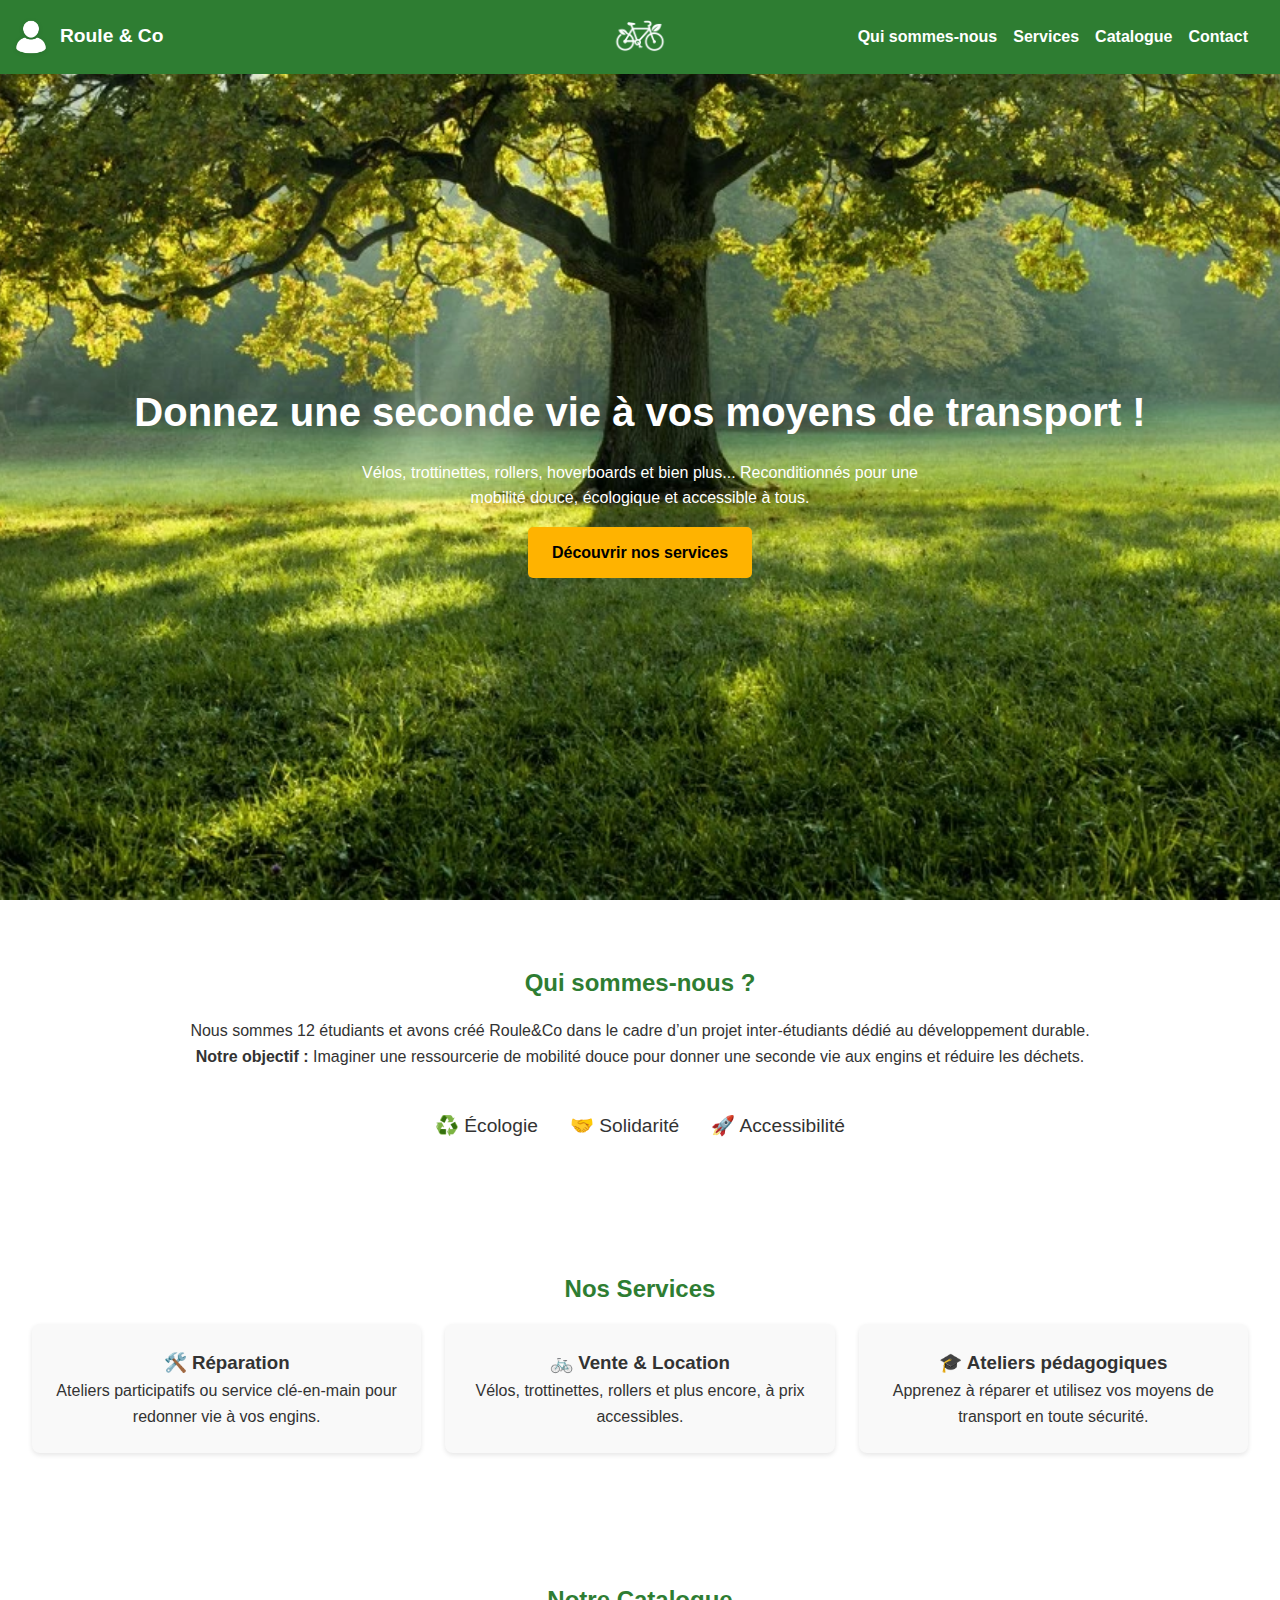
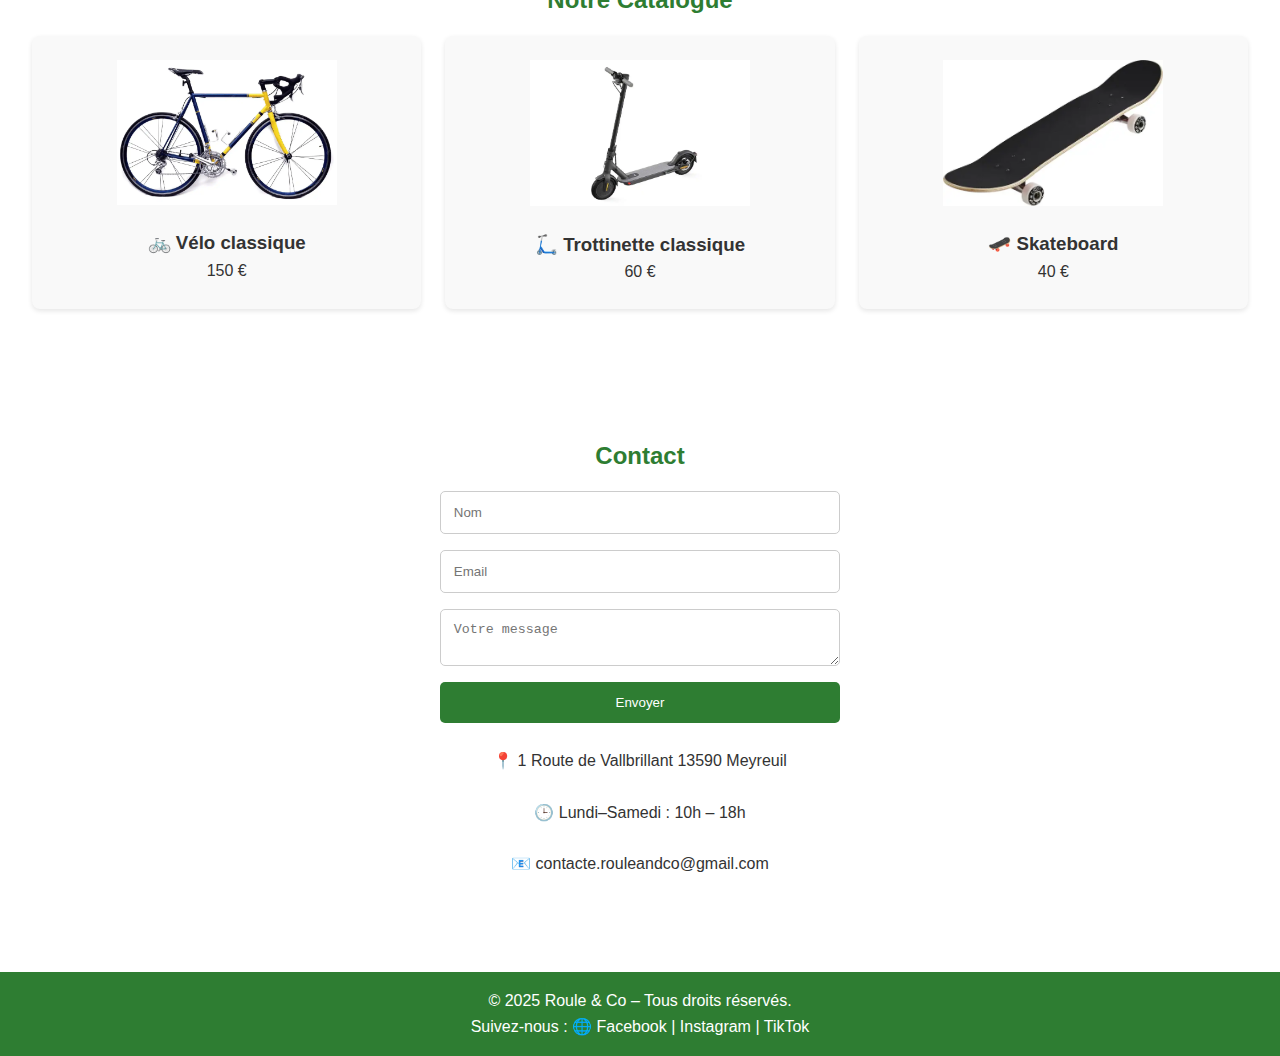
<file: index.html>
<!DOCTYPE html>
<html lang="fr">
<head>
  <!-- Google tag (gtag.js) -->
<script async src="https://www.googletagmanager.com/gtag/js?id=G-CBJ3C85EG1"></script>
<script>
  window.dataLayer = window.dataLayer || [];
  function gtag(){dataLayer.push(arguments);}
  gtag('js', new Date());

  gtag('config', 'G-CBJ3C85EG1');
</script>
  <meta charset="UTF-8" />
  <meta name="viewport" content="width=device-width, initial-scale=1.0" />
  <title>Roule & Co</title>
  <meta name="description" content="Roule & Co : ressourcerie de mobilité douce à Meyreuil. Vente, location, réparation et ateliers pour vélos, trottinettes, rollers et autres engins reconditionnés. Pour une mobilité écologique, solidaire et accessible à tous." />
  <link rel="stylesheet" href="style.css" />

<!-- Google Tag Manager -->
<script>(function(w,d,s,l,i){w[l]=w[l]||[];w[l].push({'gtm.start':
new Date().getTime(),event:'gtm.js'});var f=d.getElementsByTagName(s)[0],
j=d.createElement(s),dl=l!='dataLayer'?'&l='+l:'';j.async=true;j.src=
'https://www.googletagmanager.com/gtm.js?id='+i+dl;f.parentNode.insertBefore(j,f);
})(window,document,'script','dataLayer','GTM-KVJXW5TP');</script>
<!-- End Google Tag Manager -->
  </head>

<body>
  
<!-- Google Tag Manager (noscript) -->
<noscript><iframe src="https://www.googletagmanager.com/ns.html?id=GTM-KVJXW5TP"
height="0" width="0" style="display:none;visibility:hidden"></iframe></noscript>
<!-- End Google Tag Manager (noscript) -->

  <!-- Header -->
  <header>
    <a href="#accueil" class="site-name">Roule & Co</a>
    <div class="logo">
      <img src="ressources/Images/logo.webp" alt="Roule & Co Logo" />
    </div>
    <nav>
      <ul>
        <li><a href="#about">Qui sommes-nous</a></li>
        <li><a href="#services">Services</a></li>
        <li><a href="#catalogue">Catalogue</a></li>
        <li><a href="#contact">Contact</a></li>
      </ul>
    </nav>
    <a href="connexion.html" class="login-link">
      <img src="ressources/Images/connexion.webp" alt="Connexion" class="login-icon" />
    </a>
  </header>

  <!-- Accueil -->
  <section id="accueil" class="hero">
    <h1>Donnez une seconde vie à vos moyens de transport !</h1>
    <p>Vélos, trottinettes, rollers, hoverboards et bien plus... Reconditionnés pour une mobilité douce, écologique et accessible à tous.</p>
    <a href="#services" class="btn">Découvrir nos services</a>
  </section>

  <!-- Qui sommes-nous -->
  <section id="about">
    <h2>Qui sommes-nous ?</h2>
    <p>
      Nous sommes 12 étudiants et avons créé Roule&Co dans le cadre d’un projet inter‑étudiants dédié au développement durable.
      <br /><b>Notre objectif :</b> Imaginer une ressourcerie de mobilité douce pour donner une seconde vie aux engins et réduire les déchets.
    </p>
    <br />
    <div class="values">
      <div>♻️ Écologie</div>
      <div>🤝 Solidarité</div>
      <div>🚀 Accessibilité</div>
    </div>
  </section>

  <!-- Services -->
  <section id="services">
    <h2>Nos Services</h2>
    <div class="cards">
      <div class="card">
        <h3>🛠️ Réparation</h3>
        <p>Ateliers participatifs ou service clé-en-main pour redonner vie à vos engins.</p>
      </div>
      <div class="card">
        <h3>🚲 Vente & Location</h3>
        <p>Vélos, trottinettes, rollers et plus encore, à prix accessibles.</p>
      </div>
      <div class="card">
        <h3>🎓 Ateliers pédagogiques</h3>
        <p>Apprenez à réparer et utilisez vos moyens de transport en toute sécurité.</p>
      </div>
    </div>
  </section>

  <!-- Catalogue -->
  <section id="catalogue">
    <h2>Notre Catalogue</h2>
    <div class="cards">
      <div class="card">
        <img src="ressources/Images/velo.webp" alt="Vélo classique" style="width:100%;max-width:220px;margin-bottom:1rem;" />
        <h3>🚲 Vélo classique</h3>
        <p>150 €</p>
      </div>
      <div class="card">
        <img src="ressources/Images/trotinette.webp" alt="Trottinette classique" style="width:100%;max-width:220px;margin-bottom:1rem;" />
        <h3>🛴 Trottinette classique</h3>
        <p>60 €</p>
      </div>
      <div class="card">
        <img src="ressources/Images/skateboard.webp" alt="Skateboard reconditionné" style="width:100%;max-width:220px;margin-bottom:1rem;" />
        <h3>🛹 Skateboard</h3>
        <p>40 €</p>
      </div>
    </div>
  </section>

  <!-- Contact -->
  <section id="contact">
    <h2>Contact</h2>
    <form id="contact-form" action="https://formspree.io/f/mgvnvbro" method="POST">
      <input type="text" name="name" placeholder="Nom" required />
      <input type="email" name="email" placeholder="Email" required />
      <textarea name="message" placeholder="Votre message" required></textarea>
      <button type="submit">Envoyer</button>
    </form>
    <div id="form-message" style="display: none; color: green;">Votre message a été envoyé 📩</div>
    <br />
    <p>📍 1 Route de Vallbrillant 13590 Meyreuil</p>
    <br />
    <p>🕒 Lundi–Samedi : 10h – 18h</p>
    <br />
    <p>📧 contacte.rouleandco@gmail.com</p>
  </section>

  <script>
    const form = document.getElementById('contact-form');
    const messageDiv = document.getElementById('form-message');

    form.addEventListener('submit', async (e) => {
      e.preventDefault();
      const formData = new FormData(form);
      const response = await fetch(form.action, {
        method: form.method,
        body: formData,
        headers: { Accept: 'application/json' }
      });
      if (response.ok) {
        messageDiv.style.display = 'block';
      } else {
        const data = await response.json();
        alert('Oops ! Une erreur est survenue.');
        console.log(data);
      }
    });
  </script>

  <!-- Footer -->
  <footer>
    <p>© 2025 Roule & Co – Tous droits réservés.</p>
    <p>Suivez-nous : 🌐 Facebook | Instagram | TikTok</p>
  </footer>
</body>
</html>
</file>
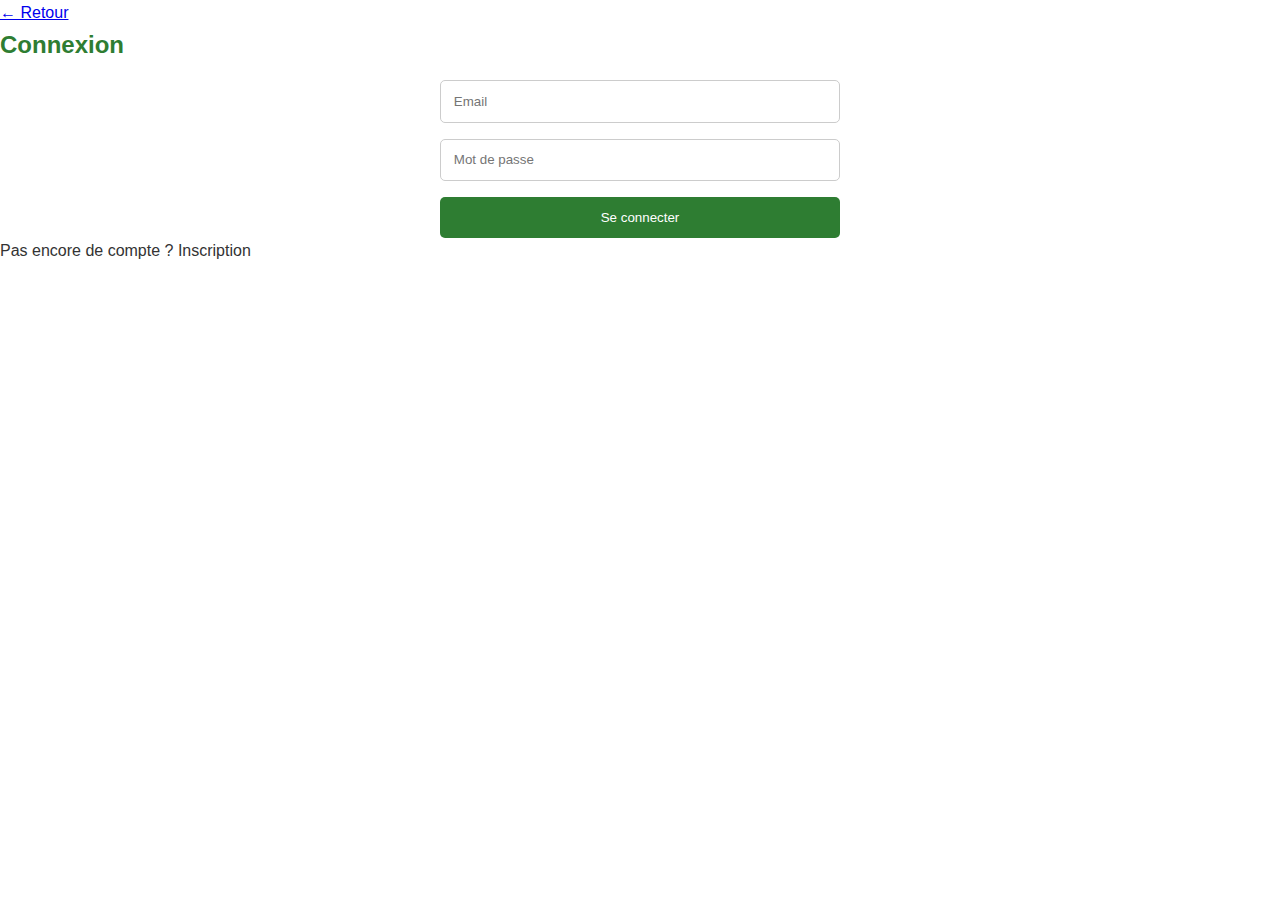
<file: connexion.html>
<!DOCTYPE html>
<html lang="fr">
<head>
  <!-- Google tag (gtag.js) -->
<script async src="https://www.googletagmanager.com/gtag/js?id=G-CBJ3C85EG1"></script>
<script>
  window.dataLayer = window.dataLayer || [];
  function gtag(){dataLayer.push(arguments);}
  gtag('js', new Date());

  gtag('config', 'G-CBJ3C85EG1');
</script>
  <meta charset="UTF-8">
  <meta name="viewport" content="width=device-width, initial-scale=1">

  <title>Connexion – Roule & Co</title>
  <link rel="stylesheet" href="style.css">
<!-- Google Tag Manager -->
<script>(function(w,d,s,l,i){w[l]=w[l]||[];w[l].push({'gtm.start':
new Date().getTime(),event:'gtm.js'});var f=d.getElementsByTagName(s)[0],
j=d.createElement(s),dl=l!='dataLayer'?'&l='+l:'';j.async=true;j.src=
'https://www.googletagmanager.com/gtm.js?id='+i+dl;f.parentNode.insertBefore(j,f);
})(window,document,'script','dataLayer','GTM-KVJXW5TP');</script>
<!-- End Google Tag Manager -->
</head>
<body>
   <!-- Google Tag Manager (noscript) -->
<noscript><iframe src="https://www.googletagmanager.com/ns.html?id=GTM-KVJXW5TP"
height="0" width="0" style="display:none;visibility:hidden"></iframe></noscript>
<!-- End Google Tag Manager (noscript) -->

  <a href="index.html" class="btn-retour">← Retour</a>
  <div class="login-container">
  
    <h2>Connexion</h2>
    <form id="login-form">
      <input type="email" name="email" placeholder="Email" required>
      <input type="password" name="password" placeholder="Mot de passe" required>
      <button type="submit">Se connecter</button>
    </form>
    <div class="switch">
      Pas encore de compte ? <a id="show-register">Inscription</a>
    </div>
    <form id="register-form" style="display:none;">
      <input type="email" name="email" placeholder="Email" required>
      <input type="password" name="password" placeholder="Mot de passe" required>
      <button type="submit">S'inscrire</button>
    </form>
    <div class="switch" id="back-login" style="display:none;">
      Déjà inscrit ? <a id="show-login">Connexion</a>
    </div>
  </div>
  <script>
  // Redirection après soumission (connexion ou inscription)
  document.getElementById('login-form').onsubmit = function(e) {
    e.preventDefault();
    window.location.href = "index.html";
  };
  document.getElementById('register-form').onsubmit = function(e) {
    e.preventDefault();
    window.location.href = "index.html";
  };
  // Switch entre connexion et inscription
  const titre = document.querySelector('.login-container h2');
  document.getElementById('show-register').onclick = function() {
    document.getElementById('login-form').style.display = 'none';
    document.querySelector('.switch').style.display = 'none';
    document.getElementById('register-form').style.display = 'block';
    document.getElementById('back-login').style.display = 'block';
    titre.textContent = "Inscription"; // <-- Ajouté
  };
  document.getElementById('show-login').onclick = function() {
    document.getElementById('login-form').style.display = 'block';
    document.querySelector('.switch').style.display = 'block';
    document.getElementById('register-form').style.display = 'none';
    document.getElementById('back-login').style.display = 'none';
    titre.textContent = "Connexion"; // <-- Ajouté
  };
</script>
</body>
</html>
</file>
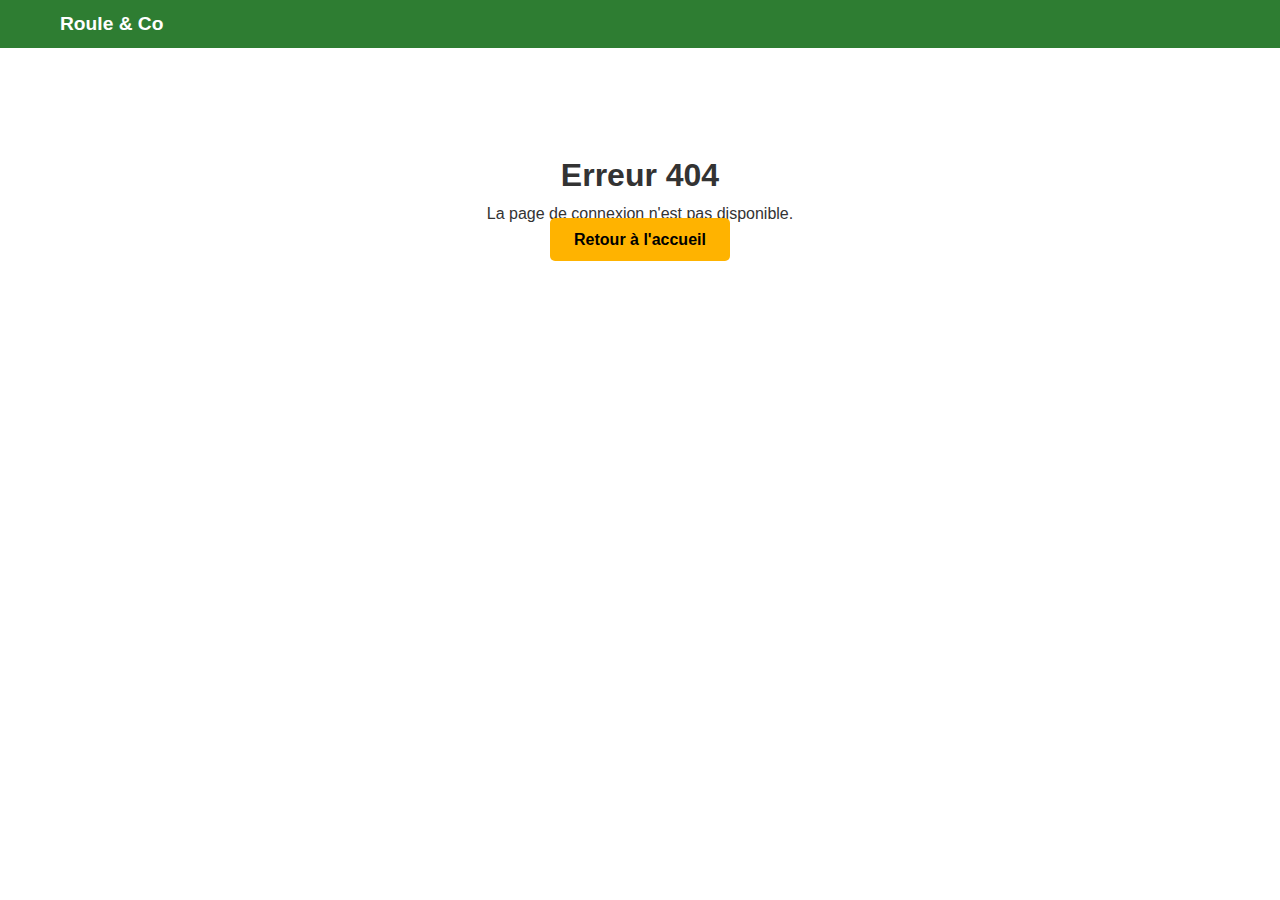
<file: erreur.html>
<!DOCTYPE html>
<html lang="fr">
<head>
  <meta charset="UTF-8">
  <title>Erreur - Connexion</title>
  <link rel="stylesheet" href="style.css">
</head>
<body>
  <header>
    <a href="index.html" class="site-name">Roule & Co</a>
  </header>
  <main style="text-align:center; margin-top:150px;">
    <h1>Erreur 404</h1>
    <p>La page de connexion n'est pas disponible.</p>
    <a href="index.html" class="btn">Retour à l'accueil</a>
  </main>
</body>
</html>
</file>
<file: style.css>
/* Reset */
* {
  margin: 0;
  padding: 0;
  box-sizing: border-box;
}
body {
  font-family: Arial, sans-serif;
  line-height: 1.6;
  color: #333;
}

html {
  scroll-padding-top: 50px;
  scroll-behavior: smooth;
}

/* Header */
header {
  display: flex;
  justify-content: center;
  align-items: center;
  padding: 1.5rem 2rem; /* agrandi */
  background: #2e7d32;
  color: white;
  position: fixed;
  width: 100%;
  top: 0;
  z-index: 1000;
}
.site-name {
  position: absolute;
  
  left: 60px; 
  font-weight: bold;
  text-decoration: none;
  color: white;
  font-size: 1.2rem;
}
header .logo {
  position: absolute;
  left: 50%;
  transform: translateX(-50%);
}
header .logo img {
  height: 60px; /* un peu plus grand */
  width: auto;
  display: block;
}
nav {
  margin-left: auto;
}
nav ul {
  list-style: none;
  display: flex;
  gap: 1rem;
}
nav a {
  color: white;
  text-decoration: none;
  font-weight: bold;
}
nav a:hover {
  text-decoration: underline;
}

/* Hero */
/* ...existing code... */
.hero {
  background: url('ressources/Images/fond.webp') center/cover no-repeat;
  height: 100vh;
  display: flex;
  flex-direction: column;
  justify-content: center;
  align-items: center;
  text-align: center;
  padding: 2rem;
  color: white;
  padding-top: 90px; /* remplace margin-top par padding-top */
  /* margin-top: 90px;  <-- supprime cette ligne */
}
/* ...existing code... */
.hero h1 {
  font-size: 2.5rem;
  margin-bottom: 1rem;
}
.hero p {
  max-width: 600px;
}
.btn {
  margin-top: 1rem;
  background: #ffb300;
  padding: 0.8rem 1.5rem;
  border-radius: 5px;
  color: black;
  text-decoration: none;
  font-weight: bold;
}

/* Sections */
section {
  padding: 4rem 2rem;
  text-align: center;
}
h2 {
  margin-bottom: 1rem;
  color: #2e7d32;
}

/* Cards */
.cards {
  display: flex;
  justify-content: center;
  gap: 1.5rem;
  flex-wrap: wrap;
}
.card {
  background: #f9f9f9;
  padding: 1.5rem;
  border-radius: 8px;
  flex: 1 1 250px;
  box-shadow: 0 2px 5px rgba(0,0,0,0.1);
}

/* Values */
.values {
  display: flex;
  justify-content: center;
  gap: 2rem;
  margin-top: 1rem;
  font-size: 1.2rem;
}

/* Form */
form {
  display: flex;
  flex-direction: column;
  gap: 1rem;
  max-width: 400px;
  margin: auto;
}
input, textarea, button {
  padding: 0.8rem;
  border: 1px solid #ccc;
  border-radius: 5px;
}
button {
  background: #2e7d32;
  color: white;
  border: none;
  cursor: pointer;
}
button:hover {
  background: #1b5e20;
}

/* Footer */
footer {
  background: #2e7d32;
  color: white;
  text-align: center;
  padding: 1rem;
  margin-top: 2rem;
}

.login-link {
  position: absolute;
  left: 0.8rem;
  top: 50%;
  transform: translateY(-50%);
  display: flex;
  align-items: center;
}
.login-icon {
  width: 36px;
  height: 36px;
  filter: drop-shadow(0 1px 2px rgba(0,0,0,0.1));
}


/* Responsive */
@media (max-width: 768px) {
  nav ul {
    flex-direction: column;
    background: #388e3c;
    position: absolute;
    right: 0;
    top: 90px;
    display: none;
    padding: 1rem;
  }
}
</file>
